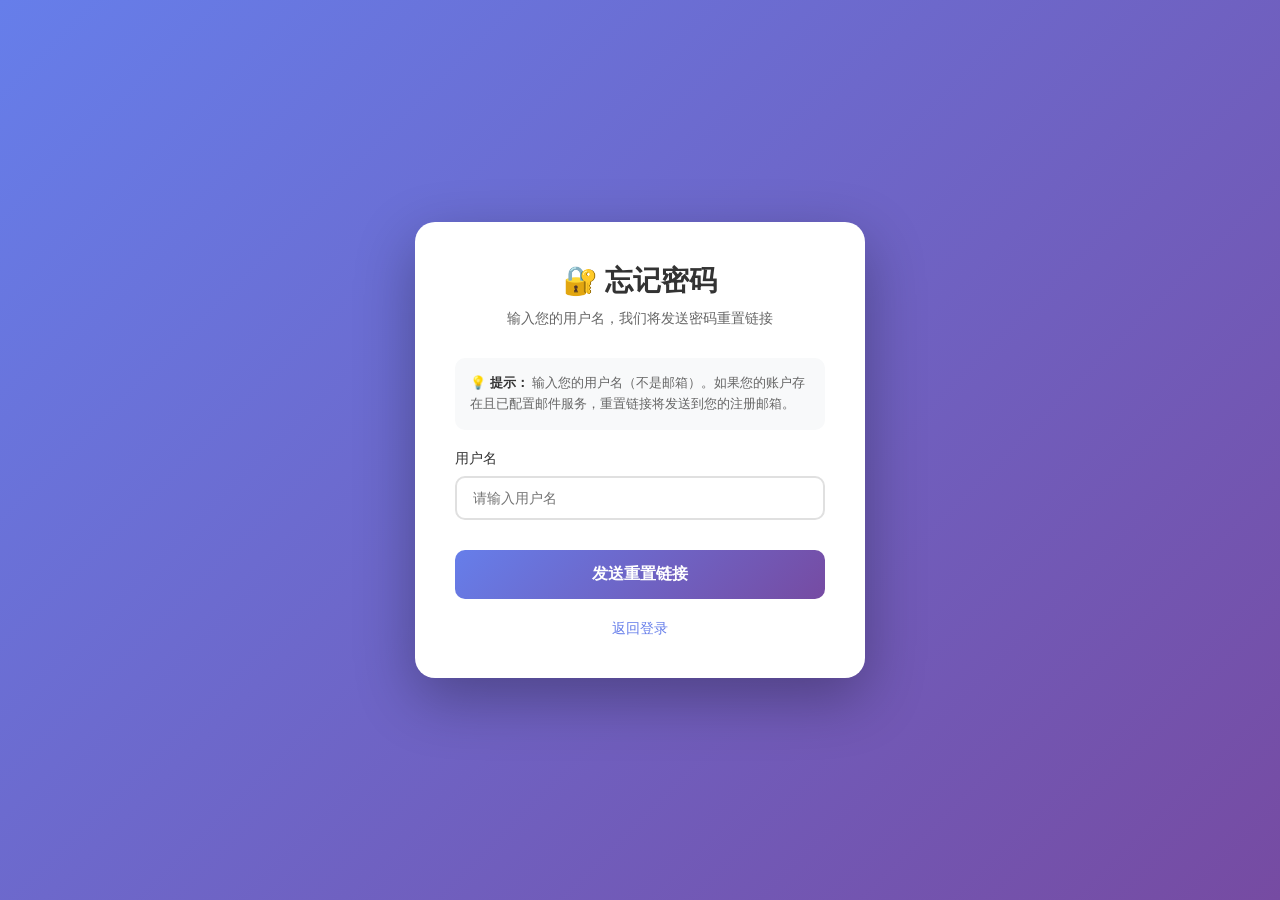
<file: templates/forgot_password.html>
<!DOCTYPE html>
<html lang="zh-CN">
<head>
    <meta charset="UTF-8">
    <meta name="viewport" content="width=device-width, initial-scale=1.0">
    <title>忘记密码 - 统计图制作系统</title>
    <style>
        * {
            margin: 0;
            padding: 0;
            box-sizing: border-box;
        }

        body {
            font-family: -apple-system, BlinkMacSystemFont, 'Segoe UI', 'PingFang SC', 'Hiragino Sans GB', 'Microsoft YaHei', sans-serif;
            background: linear-gradient(135deg, #667eea 0%, #764ba2 100%);
            min-height: 100vh;
            display: flex;
            align-items: center;
            justify-content: center;
            padding: 20px;
        }

        .container {
            background: white;
            border-radius: 20px;
            box-shadow: 0 20px 60px rgba(0, 0, 0, 0.3);
            width: 100%;
            max-width: 450px;
            padding: 40px;
            animation: fadeIn 0.5s ease;
        }

        @keyframes fadeIn {
            from {
                opacity: 0;
                transform: translateY(-20px);
            }
            to {
                opacity: 1;
                transform: translateY(0);
            }
        }

        .header {
            text-align: center;
            margin-bottom: 30px;
        }

        .header h1 {
            color: #333;
            font-size: 28px;
            margin-bottom: 10px;
        }

        .header p {
            color: #666;
            font-size: 14px;
        }

        .form-group {
            margin-bottom: 20px;
        }

        label {
            display: block;
            color: #333;
            font-size: 14px;
            margin-bottom: 8px;
            font-weight: 500;
        }

        input {
            width: 100%;
            padding: 12px 16px;
            border: 2px solid #e0e0e0;
            border-radius: 10px;
            font-size: 14px;
            transition: all 0.3s;
            outline: none;
        }

        input:focus {
            border-color: #667eea;
            box-shadow: 0 0 0 3px rgba(102, 126, 234, 0.1);
        }

        button {
            width: 100%;
            padding: 14px;
            background: linear-gradient(135deg, #667eea 0%, #764ba2 100%);
            color: white;
            border: none;
            border-radius: 10px;
            font-size: 16px;
            font-weight: 600;
            cursor: pointer;
            transition: all 0.3s;
            margin-top: 10px;
        }

        button:hover {
            transform: translateY(-2px);
            box-shadow: 0 10px 20px rgba(102, 126, 234, 0.4);
        }

        button:active {
            transform: translateY(0);
        }

        button:disabled {
            background: #ccc;
            cursor: not-allowed;
            transform: none;
            box-shadow: none;
        }

        .message {
            padding: 12px;
            border-radius: 10px;
            margin-bottom: 20px;
            display: none;
            font-size: 14px;
            text-align: center;
        }

        .message.success {
            background: #d4edda;
            color: #155724;
            border: 1px solid #c3e6cb;
            display: block;
        }

        .message.error {
            background: #f8d7da;
            color: #721c24;
            border: 1px solid #f5c6cb;
            display: block;
        }

        .links {
            text-align: center;
            margin-top: 20px;
        }

        .links a {
            color: #667eea;
            text-decoration: none;
            font-size: 14px;
            transition: color 0.3s;
        }

        .links a:hover {
            color: #764ba2;
            text-decoration: underline;
        }

        .info {
            background: #f8f9fa;
            border-radius: 10px;
            padding: 15px;
            margin-bottom: 20px;
            font-size: 13px;
            color: #666;
            line-height: 1.6;
        }

        .info strong {
            color: #333;
        }

        .token-display {
            background: #fff3cd;
            border: 1px solid #ffc107;
            border-radius: 10px;
            padding: 15px;
            margin-top: 20px;
            display: none;
        }

        .token-display.show {
            display: block;
        }

        .token-display h3 {
            color: #856404;
            font-size: 14px;
            margin-bottom: 10px;
        }

        .token-display code {
            background: white;
            padding: 10px;
            border-radius: 5px;
            display: block;
            word-break: break-all;
            font-size: 12px;
            color: #333;
            margin-bottom: 10px;
        }

        .token-display .warning {
            color: #856404;
            font-size: 12px;
            margin-top: 10px;
        }

        .loading {
            display: none;
            text-align: center;
            padding: 20px;
        }

        .loading.show {
            display: block;
        }

        .spinner {
            border: 3px solid #f3f3f3;
            border-top: 3px solid #667eea;
            border-radius: 50%;
            width: 40px;
            height: 40px;
            animation: spin 1s linear infinite;
            margin: 0 auto 15px;
        }

        @keyframes spin {
            0% { transform: rotate(0deg); }
            100% { transform: rotate(360deg); }
        }
    </style>
</head>
<body>
    <div class="container">
        <div class="header">
            <h1>🔐 忘记密码</h1>
            <p>输入您的用户名，我们将发送密码重置链接</p>
        </div>

        <div id="message" class="message"></div>

        <div id="loading" class="loading">
            <div class="spinner"></div>
            <p>正在处理...</p>
        </div>

        <form id="forgotForm" style="display: block;">
            <div class="info">
                <strong>💡 提示：</strong>
                输入您的用户名（不是邮箱）。如果您的账户存在且已配置邮件服务，重置链接将发送到您的注册邮箱。
            </div>

            <div class="form-group">
                <label for="username">用户名</label>
                <input
                    type="text"
                    id="username"
                    name="username"
                    placeholder="请输入用户名"
                    required
                    autocomplete="username"
                >
            </div>

            <button type="submit" id="submitBtn">发送重置链接</button>

            <div id="tokenDisplay" class="token-display">
                <h3>🧪 测试模式 - 密码重置令牌</h3>
                <code id="tokenCode"></code>
                <p class="warning">⚠️ 请点击上面的链接完成密码重置（仅在测试模式下显示）</p>
            </div>
        </form>

        <div class="links">
            <a href="/login">返回登录</a>
        </div>
    </div>

    <script>
        const form = document.getElementById('forgotForm');
        const message = document.getElementById('message');
        const loading = document.getElementById('loading');
        const submitBtn = document.getElementById('submitBtn');
        const tokenDisplay = document.getElementById('tokenDisplay');
        const tokenCode = document.getElementById('tokenCode');

        form.addEventListener('submit', async (e) => {
            e.preventDefault();

            const username = document.getElementById('username').value.trim();

            if (!username) {
                showMessage('请输入用户名', 'error');
                return;
            }

            showLoading(true);

            try {
                const response = await fetch('/api/auth/forgot-password', {
                    method: 'POST',
                    headers: {
                        'Content-Type': 'application/json'
                    },
                    body: JSON.stringify({ username })
                });

                const data = await response.json();

                if (data.success) {
                    showMessage(data.message, 'success');

                    if (data.token) {
                        tokenDisplay.classList.add('show');
                        tokenCode.textContent = data.reset_link;
                    } else {
                        setTimeout(() => {
                            window.location.href = '/login';
                        }, 2000);
                    }
                } else {
                    showMessage(data.error || '请求失败，请稍后重试', 'error');
                }
            } catch (error) {
                showMessage('网络错误，请稍后重试', 'error');
                console.error('Error:', error);
            } finally {
                showLoading(false);
            }
        });

        function showMessage(text, type) {
            message.textContent = text;
            message.className = `message ${type}`;
            message.style.display = 'block';
        }

        function showLoading(show) {
            loading.classList.toggle('show', show);
            submitBtn.disabled = show;
            form.style.display = show ? 'none' : 'block';
        }
    </script>
</body>
</html>
</file>
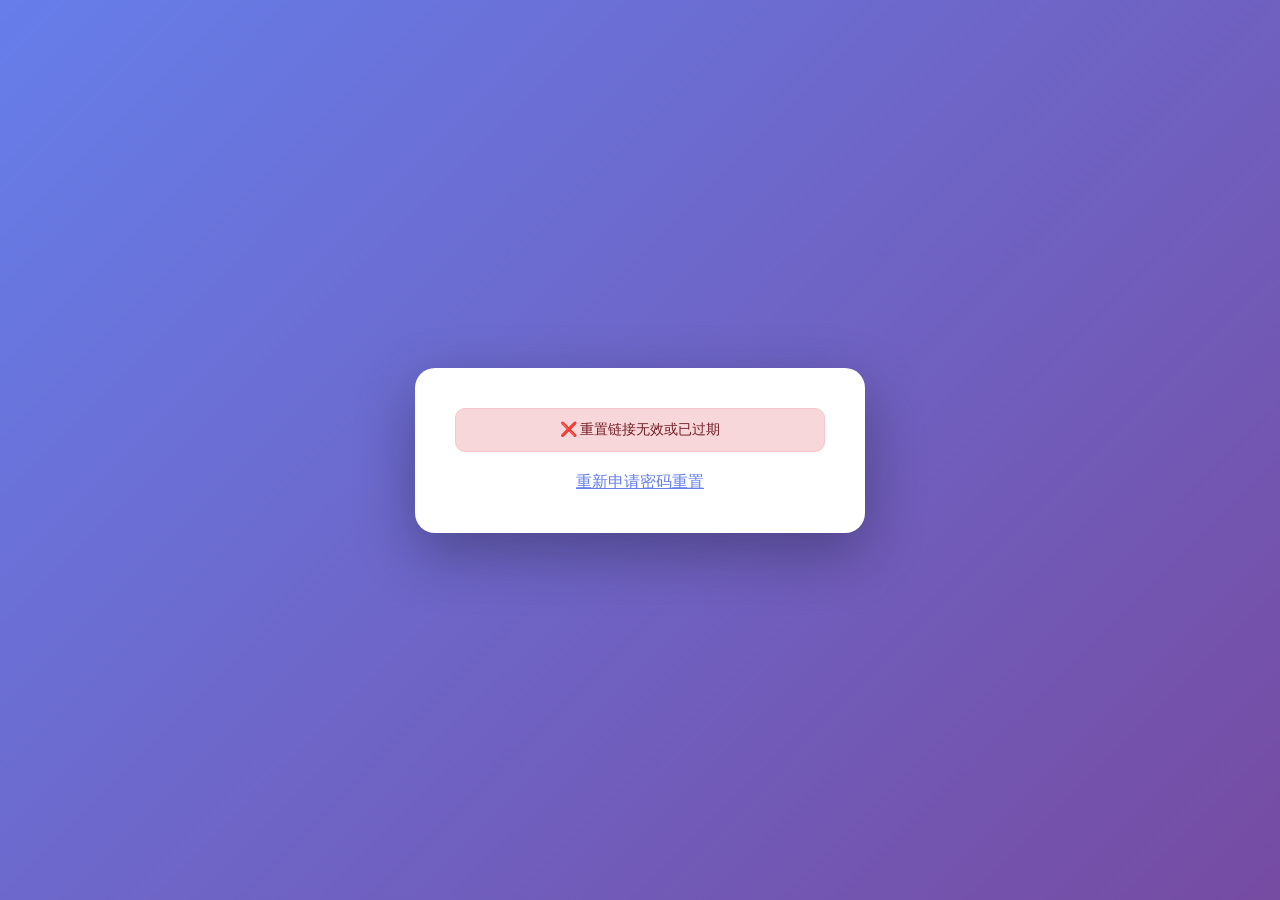
<file: templates/reset_password.html>
<!DOCTYPE html>
<html lang="zh-CN">
<head>
    <meta charset="UTF-8">
    <meta name="viewport" content="width=device-width, initial-scale=1.0">
    <title>重置密码 - 统计图制作系统</title>
    <style>
        * {
            margin: 0;
            padding: 0;
            box-sizing: border-box;
        }

        body {
            font-family: -apple-system, BlinkMacSystemFont, 'Segoe UI', 'PingFang SC', 'Hiragino Sans GB', 'Microsoft YaHei', sans-serif;
            background: linear-gradient(135deg, #667eea 0%, #764ba2 100%);
            min-height: 100vh;
            display: flex;
            align-items: center;
            justify-content: center;
            padding: 20px;
        }

        .container {
            background: white;
            border-radius: 20px;
            box-shadow: 0 20px 60px rgba(0, 0, 0, 0.3);
            width: 100%;
            max-width: 450px;
            padding: 40px;
            animation: fadeIn 0.5s ease;
        }

        @keyframes fadeIn {
            from {
                opacity: 0;
                transform: translateY(-20px);
            }
            to {
                opacity: 1;
                transform: translateY(0);
            }
        }

        .header {
            text-align: center;
            margin-bottom: 30px;
        }

        .header h1 {
            color: #333;
            font-size: 28px;
            margin-bottom: 10px;
        }

        .header p {
            color: #666;
            font-size: 14px;
        }

        .form-group {
            margin-bottom: 20px;
        }

        label {
            display: block;
            color: #333;
            font-size: 14px;
            margin-bottom: 8px;
            font-weight: 500;
        }

        input {
            width: 100%;
            padding: 12px 16px;
            border: 2px solid #e0e0e0;
            border-radius: 10px;
            font-size: 14px;
            transition: all 0.3s;
            outline: none;
        }

        input:focus {
            border-color: #667eea;
            box-shadow: 0 0 0 3px rgba(102, 126, 234, 0.1);
        }

        .password-requirements {
            background: #f8f9fa;
            border-radius: 10px;
            padding: 15px;
            margin-top: 10px;
            font-size: 12px;
        }

        .password-requirements h4 {
            color: #333;
            margin-bottom: 10px;
            font-size: 13px;
        }

        .requirement {
            display: flex;
            align-items: center;
            margin-bottom: 6px;
            color: #666;
        }

        .requirement.valid {
            color: #28a745;
        }

        .requirement.invalid {
            color: #dc3545;
        }

        .requirement-icon {
            margin-right: 6px;
            font-size: 14px;
        }

        button {
            width: 100%;
            padding: 14px;
            background: linear-gradient(135deg, #667eea 0%, #764ba2 100%);
            color: white;
            border: none;
            border-radius: 10px;
            font-size: 16px;
            font-weight: 600;
            cursor: pointer;
            transition: all 0.3s;
            margin-top: 10px;
        }

        button:hover {
            transform: translateY(-2px);
            box-shadow: 0 10px 20px rgba(102, 126, 234, 0.4);
        }

        button:active {
            transform: translateY(0);
        }

        button:disabled {
            background: #ccc;
            cursor: not-allowed;
            transform: none;
            box-shadow: none;
        }

        .message {
            padding: 12px;
            border-radius: 10px;
            margin-bottom: 20px;
            display: none;
            font-size: 14px;
            text-align: center;
        }

        .message.success {
            background: #d4edda;
            color: #155724;
            border: 1px solid #c3e6cb;
            display: block;
        }

        .message.error {
            background: #f8d7da;
            color: #721c24;
            border: 1px solid #f5c6cb;
            display: block;
        }

        .loading {
            display: none;
            text-align: center;
            padding: 20px;
        }

        .loading.show {
            display: block;
        }

        .spinner {
            border: 3px solid #f3f3f3;
            border-top: 3px solid #667eea;
            border-radius: 50%;
            width: 40px;
            height: 40px;
            animation: spin 1s linear infinite;
            margin: 0 auto 15px;
        }

        @keyframes spin {
            0% { transform: rotate(0deg); }
            100% { transform: rotate(360deg); }
        }

        .success-container {
            text-align: center;
            display: none;
        }

        .success-container.show {
            display: block;
        }

        .success-icon {
            font-size: 64px;
            margin-bottom: 20px;
        }

        .success-container h2 {
            color: #28a745;
            margin-bottom: 15px;
        }

        .success-container p {
            color: #666;
            margin-bottom: 20px;
        }
    </style>
</head>
<body>
    <div class="container">
        <div id="formContainer">
            <div class="header">
                <h1>🔑 设置新密码</h1>
                <p>请输入您的新密码</p>
            </div>

            <div id="message" class="message"></div>

            <div id="loading" class="loading">
                <div class="spinner"></div>
                <p>正在重置密码...</p>
            </div>

            <form id="resetForm" style="display: block;">
                <div class="form-group">
                    <label for="new_password">新密码</label>
                    <input
                        type="password"
                        id="new_password"
                        name="new_password"
                        placeholder="请输入新密码"
                        required
                        autocomplete="new-password"
                    >
                    <div class="password-requirements">
                        <h4>密码要求：</h4>
                        <div class="requirement" id="req_length">
                            <span class="requirement-icon">○</span>
                            <span>至少8个字符</span>
                        </div>
                        <div class="requirement" id="req_uppercase">
                            <span class="requirement-icon">○</span>
                            <span>包含大写字母 (A-Z)</span>
                        </div>
                        <div class="requirement" id="req_lowercase">
                            <span class="requirement-icon">○</span>
                            <span>包含小写字母 (a-z)</span>
                        </div>
                        <div class="requirement" id="req_digit">
                            <span class="requirement-icon">○</span>
                            <span>包含数字 (0-9)</span>
                        </div>
                        <div class="requirement" id="req_special">
                            <span class="requirement-icon">○</span>
                            <span>包含特殊字符 (!@#$%^&*)</span>
                        </div>
                    </div>
                </div>

                <div class="form-group">
                    <label for="confirm_password">确认密码</label>
                    <input
                        type="password"
                        id="confirm_password"
                        name="confirm_password"
                        placeholder="请再次输入新密码"
                        required
                        autocomplete="new-password"
                    >
                </div>

                <button type="submit" id="submitBtn">重置密码</button>
            </form>
        </div>

        <div id="successContainer" class="success-container">
            <div class="success-icon">✅</div>
            <h2>密码重置成功！</h2>
            <p>您的密码已成功重置，现在可以使用新密码登录了。</p>
            <a href="/login" style="color: #667eea; text-decoration: none; font-weight: 600;">返回登录</a>
        </div>
    </div>

    <script>
        const form = document.getElementById('resetForm');
        const message = document.getElementById('message');
        const loading = document.getElementById('loading');
        const submitBtn = document.getElementById('submitBtn');
        const formContainer = document.getElementById('formContainer');
        const successContainer = document.getElementById('successContainer');
        const newPasswordInput = document.getElementById('new_password');

        const urlParams = new URLSearchParams(window.location.search);
        const token = urlParams.get('token');

        if (!token) {
            document.body.innerHTML = `
                <div class="container">
                    <div class="message error">❌ 重置链接无效或已过期</div>
                    <div style="text-align: center; margin-top: 20px;">
                        <a href="/forgot-password" style="color: #667eea;">重新申请密码重置</a>
                    </div>
                </div>
            `;
        }

        const requirements = {
            length: document.getElementById('req_length'),
            uppercase: document.getElementById('req_uppercase'),
            lowercase: document.getElementById('req_lowercase'),
            digit: document.getElementById('req_digit'),
            special: document.getElementById('req_special')
        };

        newPasswordInput.addEventListener('input', (e) => {
            const password = e.target.value;

            const checks = {
                length: password.length >= 8,
                uppercase: /[A-Z]/.test(password),
                lowercase: /[a-z]/.test(password),
                digit: /[0-9]/.test(password),
                special: /[!@#$%^&*()_+\-=\[\]{}|;:,.<>?]/.test(password)
            };

            updateRequirement('length', checks.length);
            updateRequirement('uppercase', checks.uppercase);
            updateRequirement('lowercase', checks.lowercase);
            updateRequirement('digit', checks.digit);
            updateRequirement('special', checks.special);
        });

        function updateRequirement(key, isValid) {
            const req = requirements[key];
            if (isValid) {
                req.classList.add('valid');
                req.classList.remove('invalid');
                req.querySelector('.requirement-icon').textContent = '✓';
            } else {
                req.classList.remove('valid');
                req.classList.add('invalid');
                req.querySelector('.requirement-icon').textContent = '○';
            }
        }

        form.addEventListener('submit', async (e) => {
            e.preventDefault();

            const newPassword = document.getElementById('new_password').value;
            const confirmPassword = document.getElementById('confirm_password').value;

            if (!token) {
                showMessage('重置令牌无效', 'error');
                return;
            }

            if (!newPassword) {
                showMessage('请输入新密码', 'error');
                return;
            }

            if (newPassword !== confirmPassword) {
                showMessage('两次输入的密码不一致', 'error');
                return;
            }

            showLoading(true);

            try {
                const response = await fetch('/api/auth/reset-password', {
                    method: 'POST',
                    headers: {
                        'Content-Type': 'application/json'
                    },
                    body: JSON.stringify({
                        token: token,
                        new_password: newPassword,
                        confirm_password: confirmPassword
                    })
                });

                const data = await response.json();

                if (data.success) {
                    formContainer.style.display = 'none';
                    successContainer.classList.add('show');
                } else {
                    showMessage(data.error || '密码重置失败，请稍后重试', 'error');
                }
            } catch (error) {
                showMessage('网络错误，请稍后重试', 'error');
                console.error('Error:', error);
            } finally {
                showLoading(false);
            }
        });

        function showMessage(text, type) {
            message.textContent = text;
            message.className = `message ${type}`;
            message.style.display = 'block';
        }

        function showLoading(show) {
            loading.classList.toggle('show', show);
            submitBtn.disabled = show;
            form.style.display = show ? 'none' : 'block';
        }
    </script>
</body>
</html>
</file>
